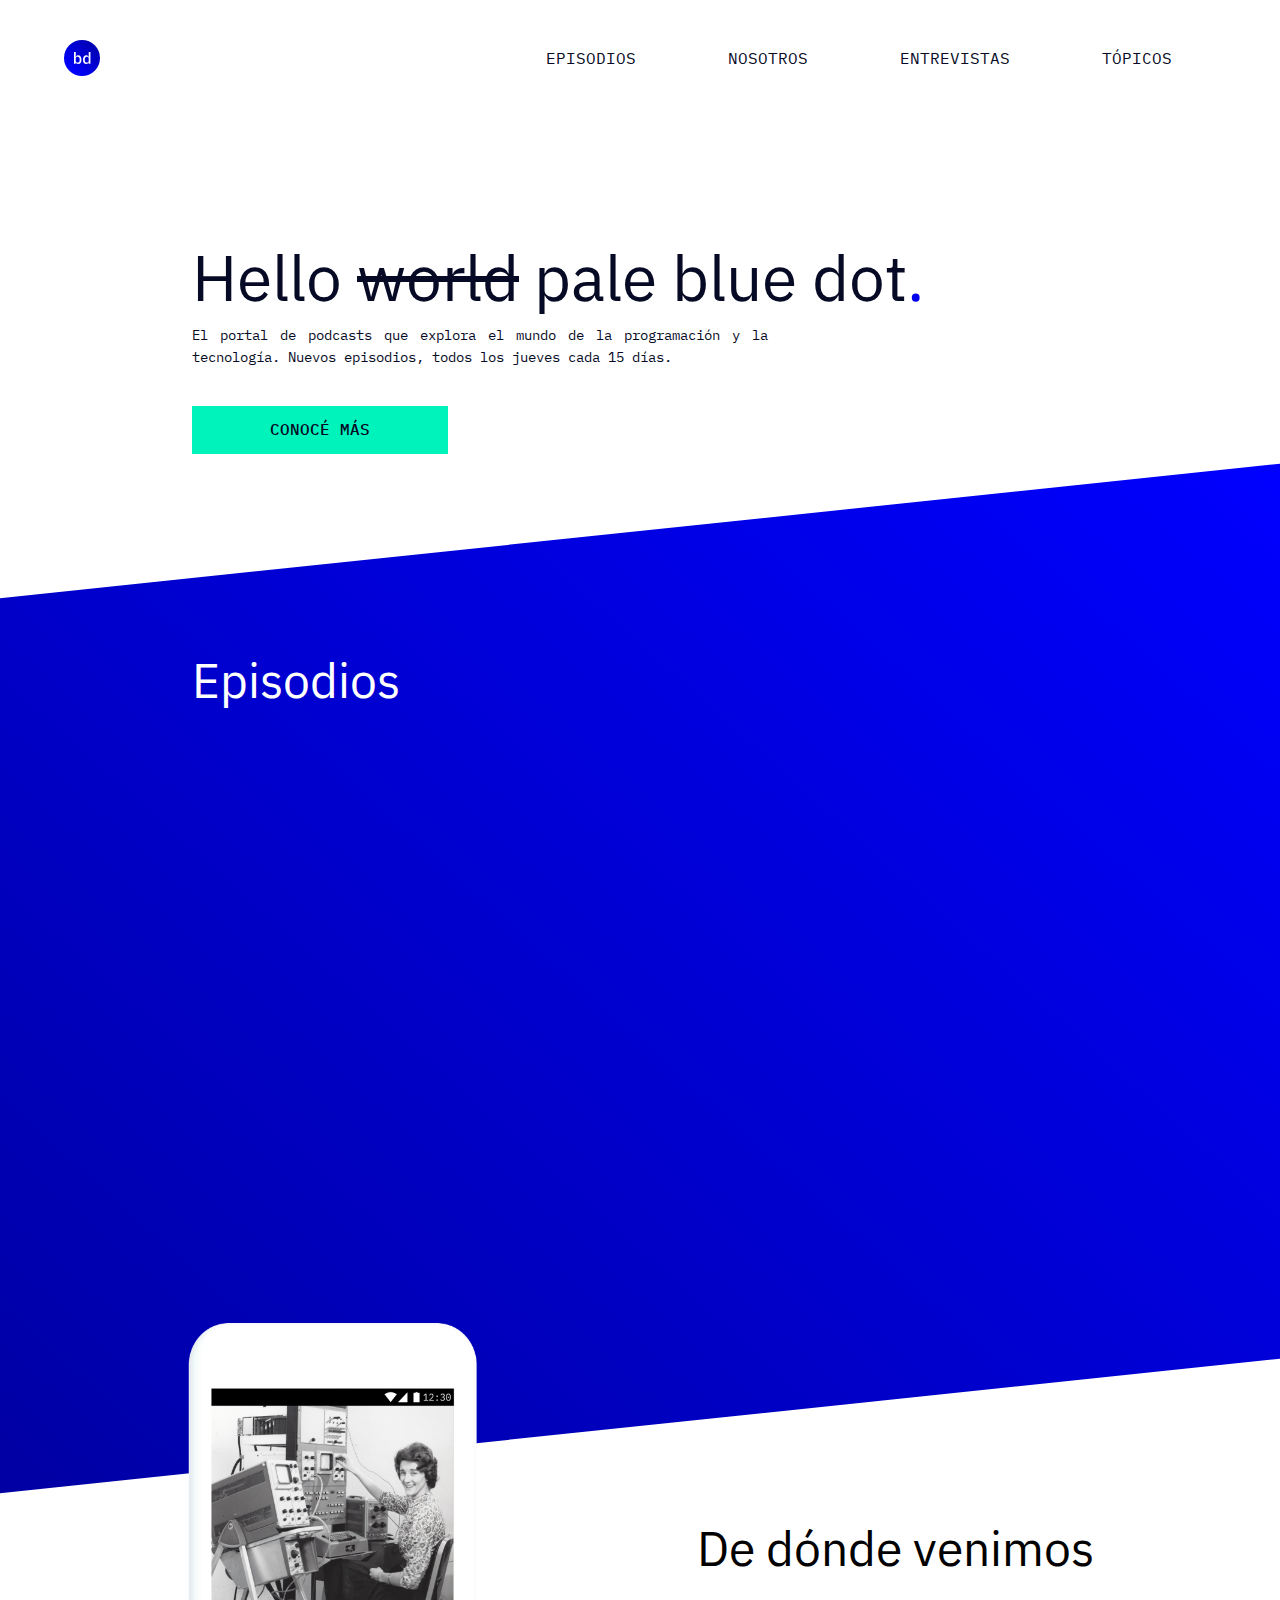
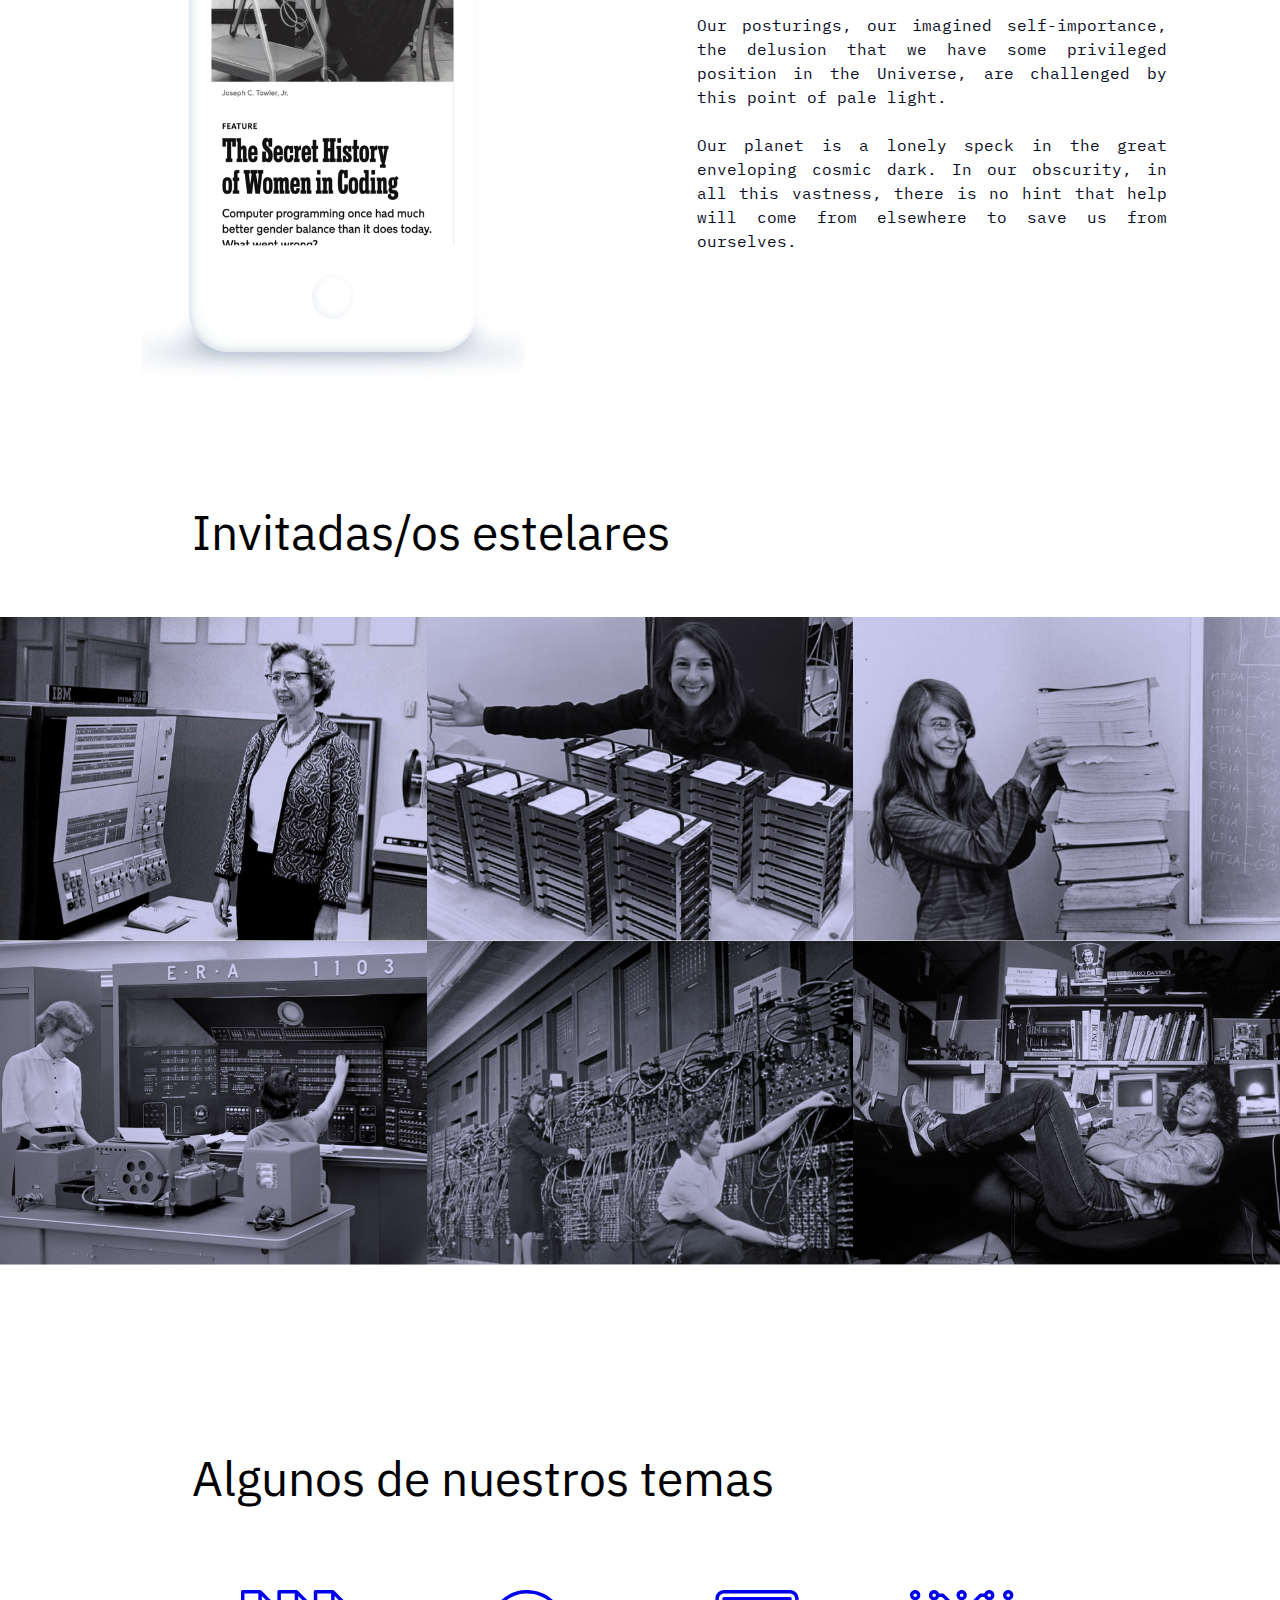
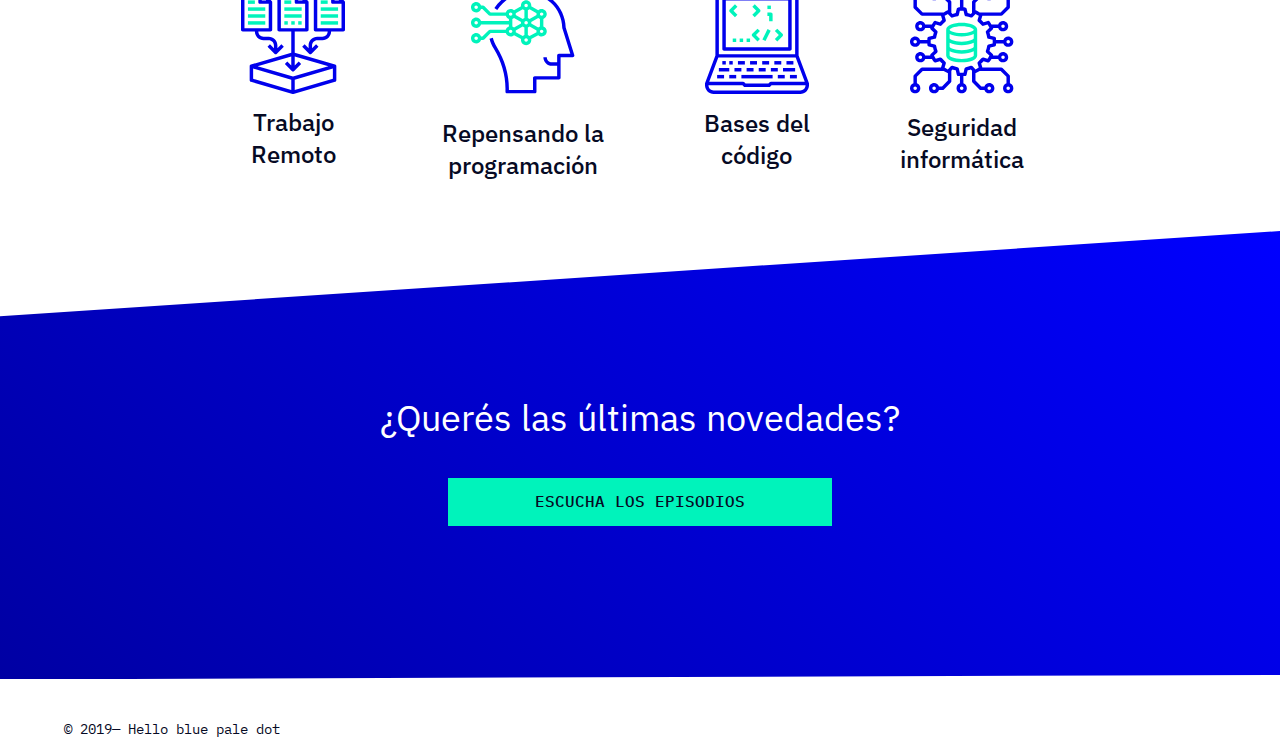
<file: index.html>
<!DOCTYPE html>
<html lang="en">
    <head>
        <meta charset="UTF-8">
        <meta name="viewport" content="width=device-width,initial-scale=1.0">
        <link rel="stylesheet" href="Styles/styles.css"/>
        <link rel="stylesheet" href="https://use.fontawesome.com/releases/v5.8.1/css/all.css" integrity="sha384-50oBUHEmvpQ+1lW4y57PTFmhCaXp0ML5d60M1M7uH2+nqUivzIebhndOJK28anvf" crossorigin="anonymous">
        <title>PodCast Channel</title>   
    </head>

    <body>
      <header>
        <img class="logo" src="Images/logo.svg" alt="LogoAplicacion"/>
         <nav>
            <div class="menu">
              <input class="menu-btn" type="checkbox" id="menu-btn"/>
              <label class="menu-icon" for="menu-btn">
                <i id="bars" class="fa fa-bars"></i>
                <i id="cross" class="fas fa-times"></i>
              </label>
                  <ul>
                    <li><a href="#episodies">EPISODIOS</a></li>
                    <li><a href="#about_us">NOSOTROS</a></li>
                    <li><a href="#guests" >ENTREVISTAS</a></li>
                    <li><a href="#topics">TÓPICOS</a></li>
                  </ul>
            </div>
         </nav>
      </header> 
      <main>
         <section  id="home" >
            <div class="container"> 
              <h1>Hello <span id="spanWorld">world</span> pale blue dot<span id="dot">.</span></h1>
              <p id="pmobile">Un podcast que explora el mundo de la programación. Nuevos episodios, todos los jueves cada 15 días.</p>
              <p id="pweb">El portal de podcasts que explora el mundo de la programación y la tecnología. Nuevos episodios, todos los jueves cada 15 días.</p>
              <div class="button"><a class="btn" href="#lnksocialNetworks">CONOCÉ MÁS</a></div>
            </div>
         </section>

         <section id="episodies">
            <div class="container"> 
              <div class="tittleEpisodes">
                <h2>Episodios</h2>
              </div>
                <div class="frames">
                  <iframe class="iframe" src="https://open.spotify.com/embed-podcast/episode/6eCHJ8yOYtksW8OT93Dbdu" allow="encrypted-media"></iframe>
                  <iframe class="iframe" src="https://open.spotify.com/embed-podcast/episode/1ezdL2ivAGLwSE6Xbssxqt" allow="encrypted-media"></iframe>
                  <iframe class="iframe" src="https://open.spotify.com/embed-podcast/episode/31VyAQAwBiKoHVoYUCEzjQ" allow="encrypted-media"></iframe>
                  <iframe class="iframe" src="https://open.spotify.com/embed-podcast/episode/3BEGxvpxQz49uEfOx1MVkA" allow="encrypted-media"></iframe>
                </div>
                </div>
         </section>

         <section id="about_us">
           <div class="container"> 
              <img class="img" src="Images/phone.png" alt="phone"/>
            <a id="lnkabout_us"></a>
            <div id="information_about_us">
              <h2>De dónde venimos</h2>
              <p>Our posturings, our imagined self-importance, the delusion that we have some privileged position in the Universe, are challenged by this point of pale light. 
               <br> <br> Our planet is a lonely speck in the great enveloping cosmic dark. In our obscurity, in all this vastness, there is no hint that help will come from elsewhere to save us from ourselves.</p>
            </div>
           </div>
         </section>

         <section id="guests">
           <div class="container">
              <h2>Invitadas/os estelares</h2>
              <div class="grid_images"> 
                <img class="image" src="Images/grace-hopper.png" alt="grace-hopper"/>
                <img class="image" src="Images/Katie-Bouman.png" alt="Katie-Bouman"/>
                <img class="image" src="Images/Margaret_Hamilton.png" alt="Margaret_Hamilton" />
                <img class="image" src="Images/era.png" alt="computer"/>
                <img class="image" src="Images/Computer_operators.png" alt="first"/>
                <img class="image" src="Images/susan-kare.png" alt="susan-kare"/>
              </div>
           </div>
         </section>

         <section id="topics">
           <div class="container" >
              <h2>Algunos de nuestros temas</h2>
              <div class="topic_icons">
                <div class="icon">
                  <img src="Images/icon1.svg" alt="icon1"/>
                  <h3>Trabajo Remoto</h3>  
                </div>
                <div class="icon">
                  <img src="Images/icon2.svg" alt="icon2"/>
                  <h3>Repensando la programación</h3>   
                </div>
                <div class="icon">
                  <img src="Images/icon3.svg" alt="icon3"/>
                  <h3>Bases del código</h3>  
                </div>
                <div class="icon">
                  <img src="Images/icon4.svg" alt="icon4"/>
                  <h3>Seguridad informática</h3>    
                </div>
              </div> 
           </div>
         </section> 

         <section id="news">
           <div class="container">
            <h3>¿Querés las últimas novedades?</h3>
            <div class="button"><a class="btn" href="#episodies">ESCUCHA LOS EPISODIOS</a></div>
           </div>
         </section>

         <a id="lnksocialNetworks"></a>
         <footer class="socialNetworks">
           <div class="container">
            <p>© 2019— Hello blue pale dot</p>
            <div class="social_icons">
              <a href="https://open.spotify.com/user/12134467668?si=Pu_wbfTgTLyj0_R4o-F66Q" target="_blank"><i class="fab fa-spotify"></i></a>
              <a href="https://www.instagram.com/jennymv94/" target="_blank"><i class="fab fa-instagram" aria-hidden="true"></i></a>
              <a href="https://twitter.com/jennymv94?s=08" target="_blank"><i class="fab fa-twitter" aria-hidden="true"></i></a>
              <a href="https://www.facebook.com/JennyMorenoVallejo08/" target="_blank"><i class="fab fa-facebook" aria-hidden="true"></i></a>
              <a href="https://web.telegram.org/#/login" target="_blank"><i class="fab fa-telegram" aria-hidden="true"></i></a>
            </div>
           </div>
        </footer> 
      </main>
    </body>
</html>
</file>
<file: Styles/styles.css>
@import url("https://fonts.googleapis.com/css?family=IBM+Plex+Sans:400,500,600&display=swap");
@import url("https://fonts.googleapis.com/css?family=IBM+Plex+Mono:400,500&display=swap");

* {
  margin: 0;
  padding:0;
  box-sizing: border-box;
  -moz-box-sizing:border-box ;
  -webkit-box-sizing: border-box;
}

/*GENERALES*/
.container {
  width: 100%;
  height: auto;
  padding-top: 10%;
  padding-bottom: 1%;
  /*border: #000000 1px solid;*/
}

p {
  font-family: 'IBM Plex Mono', monospace;
  text-align: justify;
  font-size: 0.875em;
  color: #060A24;
  letter-spacing: 0;
  line-height: 22px;
}

h1 {
  font-family: 'IBM Plex Sans', sans-serif;
  font-size: 2.25em;
  color: #060A24;
  line-height: 42px;
  font-weight: 400;
  letter-spacing: 0;
}

.button {
  display: flex;
}

.button .btn {
  height:3em;
  font-family: 'IBM Plex Mono', monospace;
  font-weight: 500;
  font-size: 1em;
  background-color: #00F3BB;
  letter-spacing: 0;
  text-align: center;
  border: none;
  padding: 5%;
  text-decoration: none;
  color: #060A24;
  flex-grow: 10;
}



.button .btn:hover {
  color :#FFFFFF;
  background: #00F0B8; 
  background: -webkit-linear-gradient(to left, #0000FE, #00F0B8);
  background: linear-gradient(to left, #0000FE, #00F0B8); 
}

h2{
  color: #000000;
  font-family: 'IBM Plex Sans', sans-serif;
  font-size: 2.25em;
  letter-spacing: 0;
  line-height: 42px;
  font-weight: 400;
  font-size: 40px;
}

h3 {
  font-family: 'IBM Plex Sans', sans-serif;
  font-size: 1.5em;
  color: #060A24;
  font-weight: 500;
  letter-spacing: 0;
  text-align: center;
}

/*HEADER*/
header {
  display: flex;
  position: fixed;
  justify-content: space-between;
  align-items: center;
  width: 100%;
  padding: 10px 5%;
  /*border: #000000 1px solid;*/
  background-color: #FFFFFF;
  z-index: 1;
}

header .logo {
  width: 24px;
}

header .menu-btn {
  display: none;
}

header nav .menu ul {
  width: 100%;
  position: absolute;
  right: 0;
  overflow: hidden;
  list-style: none;
  background: #0000EC;
  height: 0px;
  top: 44px;
  /*border: #000000 1px solid;*/
}

li a {
  display: block;
  margin: 24px;
  font-family: 'IBM Plex Mono', monospace;
  color: #FFFFFF ;
  line-height: 28px;
  font-size: 1em;
  text-decoration: none;
}

li a:active  {
  color: rgba(6, 10, 36, 0.56);
  text-decoration: line-through;
}

li a:hover{
  text-decoration: line-through;
  color: #00F3BB ;
}

header nav .menu .menu-btn:checked ~ ul {
  height: auto;
  transition: flex-basis 500ms ease-in-out;
}

#menu-btn:checked + label #bars{
  display: none;
  transition: flex-basis 500ms ease-in-out;
}
#menu-btn:not(:checked) + label #cross{
  display: none;
  transition: flex-basis 500ms ease-in-out;
}

/*HOME*/
#home  {
  display: flex;
  flex-direction: column;
  width: 100%;
  height: auto;
  /*border: #000000 1px solid;*/
}

#home h1 {
  width: 80%;
  margin: 5%;
  padding-top: 5%;
  /*border: #000000 1px solid;*/
}

#home p {
  margin: 5%;
  /*border: #000000 1px solid;*/
}

#home #pweb {
  display: none;
}

#home #dot {
  color:#060A24;
}

#spanWorld{
  text-decoration: line-through;
}

#home .btn{
  width: 90%;
  margin: 5%;
}

/*EPISODIES*/
#episodies {
  background-image: linear-gradient(225deg, #0000FF 0%, #0000A3 100%);
 -webkit-transform: skewY(-6deg);
 -ms-transform: skewY(-6deg);
  transform: skewY(-6deg);
  margin-top: 5%;
}

#episodies>* {
  -webkit-transform: skewY(6deg);
  -ms-transform: skewY(6deg);
  transform: skewY(6deg);
}

#episodies .tittleEpisodes {
  width: 100%;
  /*border: #000000 1px solid;*/
}

#episodies h2 {
  margin: 5%;
  padding-top: 5%;
  color: #FFFFFF;
  /*border: #000000 1px solid;*/
}

.frames {
  display: grid;
  grid-template-rows: repeat(4, 1fr);
  justify-content: center;
  margin: 10% 10% 30% 10%
}

.iframe {
    width: 90%;
    height: 232px;
    margin: 4% 0% 0% 4%;
    border: none;
}

/*ABOUT AS*/
#about_us .container  {
  display: flex;
  flex-direction: column;
  justify-content: center;
  width: 100%;
  /*border: #000000 1px solid;*/
}

#about_us h2 {
  width: 80%;
  margin: 5%;
  padding-top: 5%;
  /*border: #000000 1px solid;*/
}

#about_us p {
  margin: 5%;
  /*border: #000000 1px solid;*/
}

.img {
  width: 90%;
  position: relative;
  margin: -33% 0% 0% 5%;
}

/*GUESTS*/
#guests .container  {
  display: flex;
  flex-direction: column;
  width: 100%;
  /*border: #000000 1px solid;*/
}

#guests h2 {
  margin: 5%;
  padding-top: 5%;
  /*border: #000000 1px solid;*/
}

.grid_images {
  display: grid;
  grid-template-rows: repeat(6, 1fr);
}

.image {
  width: 100%;
  height: auto
}


/*TOPICS*/
#topics .container  {
  display: flex;
  flex-direction: column;
  width: 100%;
  /*border: #000000 1px solid;*/
}

#topics h2 {
  margin: 5%;
  padding-top: 5%;
  /*border: #000000 1px solid;*/
}

#topics h3 {
  margin: 3%;
  padding-top: 3%;
  /*border: #000000 1px solid;*/
}

#topics .topic_icons {
  display: flex;
  flex-direction: column;
  justify-content: space-around;
}

.icon {
  display: flex;
  flex-direction: column;
  align-items: center;
  margin: 3%;
}

/*NEWS*/
#news .container {
  padding-top: 20%;
  /*border: #000000 1px solid;*/
  margin: 0% 0% 20% 0%;
 
}

#news {
  background-image: linear-gradient(225deg, #0000FF 0%, #0000A3 100%);
 -webkit-clip-path:  polygon(0 19%, 100% 0, 100% 99%, 0% 100%);
 -ms-clip-path:  polygon(0 19%, 100% 0, 100% 99%, 0% 100%);
  clip-path: polygon(0 19%, 100% 0, 100% 99%, 0% 100%);
  /*border: #000000 1px solid;*/
  padding-bottom: 1%; 
}

#news h3 {
  font-size: 2.25em;
  line-height: 42px;
  font-weight: 400;
  text-align: center;
  color: #FFFFFF;
  margin: 3%;
  /*border: #000000 1px solid;*/
}

#news .btn{
  width: 90%;
  margin: 5%;
}

/*FOOTER*/
.socialNetworks .container {
  display: flex;
  flex-direction: column;
  align-items: center;
}

.socialNetworks p {
  font-size: 0.875em;
  text-align: center;
  font-weight: 400;
}

.socialNetworks .social_icons {
  display: flex;
  flex-direction: row;
  justify-content: space-between;
  padding: 6% 13% 0% 13%;
  width: 100%;
}

.socialNetworks i {
  color: #000000;
}

/*MEDIAQUERIES*/
/*TABLET*/
@media (min-width: 768px) {

  /*HOME*/
  #home h1 {
    margin: 0% 0% 0% 10%;
    padding-top: 0%;
    /*border:red 1px solid;*/
  }

  #home p {
    margin: 2% 0% 0% 10%;
    /*border: red 1px solid;*/
    width: 70%;
  }

  #home #pmobile {
    display: none;
  }

  #home #pweb {
     display: block;
  }
  
  #home #dot {
    color:#0000EC;
  }
  
  #home .btn {
    padding: 2%;
    margin: 3% 65% 0% 10%;
    width: 30%;
  }

  /*#home .btn{
    padding: 1%;
    width: 30%;
    margin: 3% 65% 0% 15%
  }*/


   /*EPISODIES*/
   #episodies h2 {
    font-size: 3em;
    margin: 0% 0% 0% 10%;
    /*border:white 1px solid;*/
  }

  #episodies .container {
    padding-top: 5%;
  }

  .frames {
    display: grid;
    grid-template: repeat(2, 1fr)/repeat(2, 1fr);
    justify-content: center;
    margin: 0% 3% 10% 3%;
  }

  .iframe {
    margin: 10% 0% 0% 4%;
  }

  /*ABOUT AS*/
  #about_us .container {
    display: flex;
    flex-direction: row;
    /*border: #000000 1px solid;*/
    padding-top: 2%;
  }

  .img {
    width: 40%;
    height: 40%;
    position: relative;
    margin: -11% 0% 0% 5%;
    /*border: #000000 1px solid;*/
  }

  #about_us h2 {
    margin: 7%;
    font-size: 3em;
    /*border: #000000 1px solid;*/
  }

  #information_about_us{
    margin: 0% 0% 0% 5%;
    width: 100%;
    /*border: #000000 1px solid;*/
  }

  #about_us p {
    width: 75%;
    margin: 7%;
    /*border: #000000 1px solid;*/
    font-size: 1em;
    line-height: 24px;
  }

  /*GUESTS*/
  #guests .container {
    padding-top: 5%;
  }

  #guests h2 {
    margin: 0% 0% 0% 10%;
    padding: 0% 0% 5% 0%;
    /*border: #000000 1px solid;*/
  }
  
  .grid_images {
    grid-template: repeat(2, 1fr) /repeat(3, 1fr);
  }

  /*TOPICS*/
  #topics .container {
    padding-top: 0%;
  }

  #topics h2 {
    margin: 0% 0% 0% 10%;
    /*border: #000000 1px solid;*/
  }

  #topics .topic_icons {
    display: flex;
    flex-direction: row;
    margin: 5% 10% 0% 10%;
    /*border: #000000 1px solid;*/
  }

  #topics h3 {
    margin:5%;
    padding-top: 5%;
    /*border: #000000 1px solid;*/
  }

  /*NEWS*/
  #news .container {
    margin: 0% 0% 10% 0%;
    padding-top: 15%;
  }
  
  #news h3 {
    font-size: 2.25em;
    line-height: 42px;
    font-weight: 400;
    text-align: center;
    color: #FFFFFF;
    /*border: #000000 1px solid;*/
  }
  
  #news .btn{
    padding: 2%;
    width: 40%;
    margin: 0% 33% 0% 33%;
  }

  /*FOOTER*/
  .socialNetworks .container {
    display: flex;
    flex-direction: row;
    justify-content: space-between;
    padding-top:3%;
    /*border: #000000 1px solid;*/
  }

  .socialNetworks p {
    margin: 0% 4% 0% 4%;
  }

  .socialNetworks .social_icons {
    padding: 0% 7% 0% 7%;
    width: 40%;
    /*border: #000000 1px solid;*/
  }
  
}

/*DESKTOP*/
@media (min-width: 1220px) {
  
  /*HEADER*/
  header nav .menu .menu-icon {
    display: none;
  }

  header nav .menu ul {
    position: relative;
    overflow: hidden;
    align-items: flex-end;
    background: unset;
    height: unset;
    top: 0;
  }

  header nav .menu  ul li {
    padding: 5px 10px;
    display: inline-block;
  } 

  li a {
    padding: 5px 10px;
    color: #060A24; 
  }

 
  li a:active{
    text-decoration: line-through;
    color: rgba(6,10,36,0.56);
  }

  header .logo {
    width: 36px;
  }
  
  h2 {
    font-size: 3em;
  }

  /*HOME*/
  #home h1 {
    font-size: 4em;
    margin: 10% 0% 0% 15%;
    /*border:blue 1px solid;*/
  }

  #home p {
    margin: 2% 0% 0% 15%;
    /*border: blue 1px solid;*/
    width: 45%;
  }

  #home #pmobile {
    display: none;
  }

  #home #pweb {
    display: block;
  }
  
  #home #dot {
    color:#0000EC;
  }
 /* #home .btn {
    padding: 1%;
    margin: 3% 0% 0% 15%;
    width: 10%;
  }*/

  #home .btn{
    padding: 1%;
    width: 30%;
    margin: 3% 65% 0% 15%
  }

  /*#home .btn{
    margin: 3% 0% 0% 15%;
    width: 30%;
    margin: 5% ;
  }*/

  /*EPISODIES*/
  #episodies h2 {
    margin: 0% 0% 0% 15%;
    /*border:white 1px solid;*/
  }
  #episodies .container {
    padding-top: 5%;
  }

 .frames {
    display: grid;
    grid-template: repeat(2, 1fr)/repeat(2, 1fr);
    justify-content: center;
    margin: 0% 3% 10% 3%;
  }

  .iframe {
    margin: 10% 0% 0% 4%;
  }

/*ABOUT AS*/
  #about_us .container {
    display: flex;
    flex-direction: row;
    /*border: #000000 1px solid;*/
    padding-top: 2%;
  }

  .img {
    width: 30%;
    height: 660px;
    position: relative;
    margin: -10% 0% 0% 11%;
    /*border: #000000 1px solid;*/
  }

  #information_about_us{
    margin: 0% 0% 0% 10%;
    width: 100%;
    /*border: #000000 1px solid;*/
  }

  #about_us h2 {
    margin: 7%;
    /*border: #000000 1px solid;*/
  }

  #about_us p {
    width: 75%;
    margin: 7%;
    /*border: #000000 1px solid;*/
    font-size: 1em;
    line-height: 24px;
  }

 
  /*GUESTS*/
  #guests .container {
    padding-top: 9%;
  }

  #guests h2 {
    margin: 0% 0% 0% 15%;
    /*border: #000000 1px solid;*/
  }

  .grid_images {
    grid-template: repeat(2, 1fr) /repeat(3, 1fr);
  }

  /*TOPICS*/
  #topics .container {
    padding-top: 9%;
  }

  #topics h2 {
    margin: 0% 0% 0% 15%;
    /*border: #000000 1px solid;*/
  }

  #topics .topic_icons {
    display: flex;
    flex-direction: row;
    margin: 5% 16% 0% 16%;
    /*border: #000000 1px solid;*/
  }

  #topics h3 {
    margin:5%;
    padding-top: 5%;
    /*border: #000000 1px solid;*/
  }

  /*NEWS*/
  #news .container {
    padding-top: 10%;
    /*border: #000000 1px solid;*/
    margin: 0% 0% 10% 0%;
  }

  #news h3 {
    font-size: 2.25em;
    line-height: 42px;
    font-weight: 400;
    text-align: center;
    color: #FFFFFF;
    margin: 3%;
    /*border: #000000 1px solid;*/
  }

  #news .btn{
    padding: 1%;
    width: 30%;
    margin: 0% 35% 0% 35%;
    align-items: center;
  }

/*FOOTER*/
.socialNetworks .container {
  display: flex;
  flex-direction: row;
  justify-content: space-between;
  padding-top:3%;
  /*border: #000000 1px solid;*/
}

.socialNetworks p {
  margin: 0% 5% 0% 5%;
}

.socialNetworks .social_icons {
  padding: 0% 7% 0% 7%;
  width: 40%;
  /*border: #000000 1px solid;*/
}

}
@media screen and (prefers-color-scheme: dark) {
  .socialNetworks i {
    color: #FFFFFF;
  }
}
</file>
